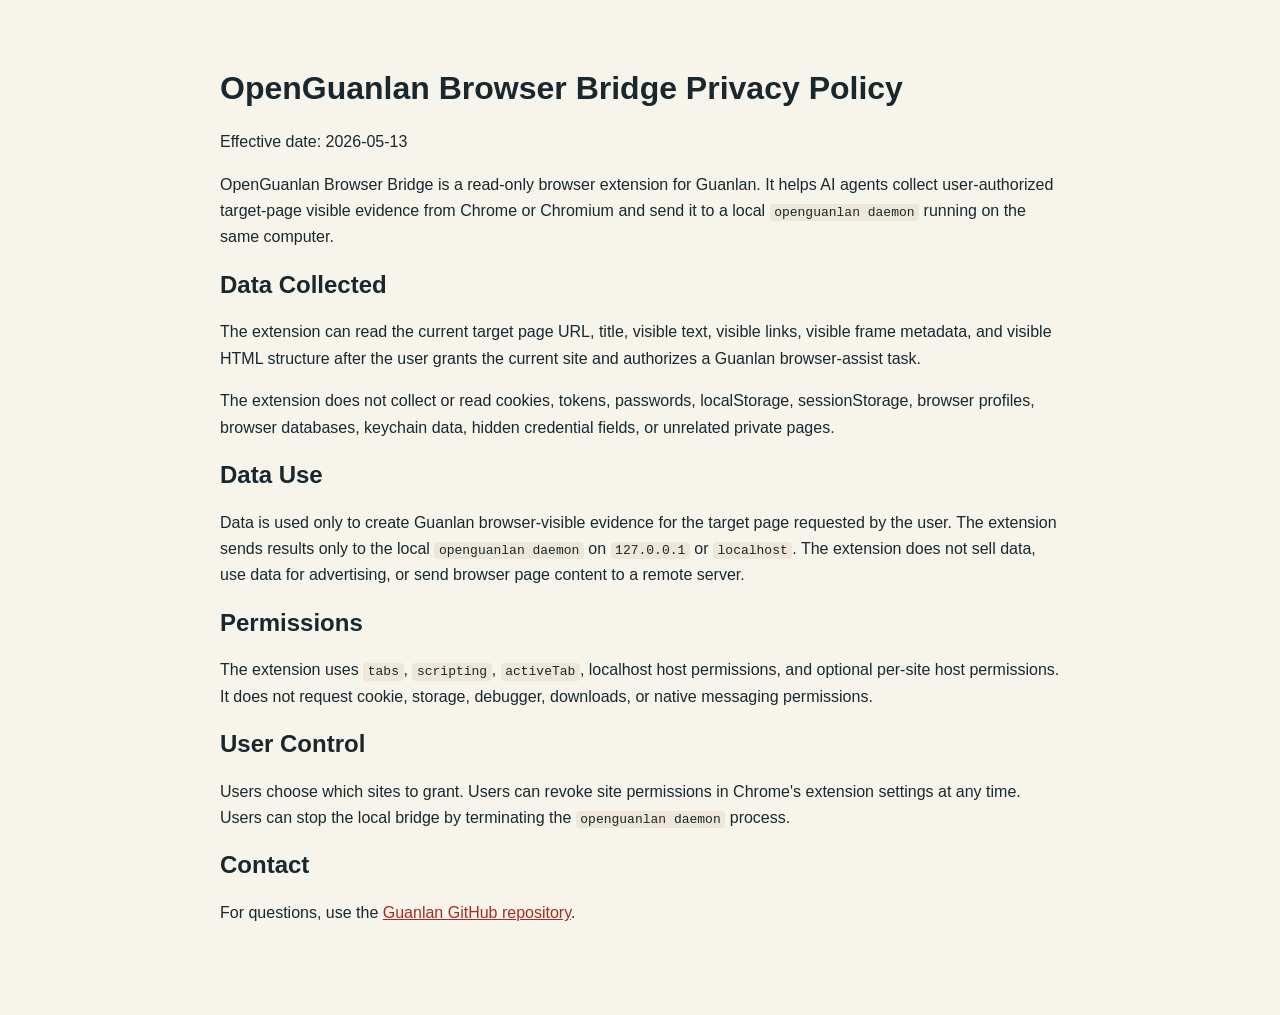
<file: website/openguanlan-browser-bridge-privacy.html>
<!doctype html>
<html lang="en">
  <head>
    <meta charset="utf-8" />
    <meta name="viewport" content="width=device-width, initial-scale=1" />
    <title>OpenGuanlan Browser Bridge Privacy Policy</title>
    <style>
      body {
        max-width: 840px;
        margin: 0 auto;
        padding: 48px 20px 72px;
        font-family: -apple-system, BlinkMacSystemFont, "Segoe UI", sans-serif;
        color: #18282d;
        background: #f7f4ec;
        line-height: 1.65;
      }
      h1, h2 {
        line-height: 1.2;
      }
      a {
        color: #a62b22;
      }
      code {
        background: #eee6d8;
        padding: 0.1em 0.35em;
        border-radius: 4px;
      }
    </style>
  </head>
  <body>
    <h1>OpenGuanlan Browser Bridge Privacy Policy</h1>
    <p>Effective date: 2026-05-13</p>
    <p>
      OpenGuanlan Browser Bridge is a read-only browser extension for Guanlan. It
      helps AI agents collect user-authorized target-page visible evidence from
      Chrome or Chromium and send it to a local <code>openguanlan daemon</code>
      running on the same computer.
    </p>

    <h2>Data Collected</h2>
    <p>
      The extension can read the current target page URL, title, visible text,
      visible links, visible frame metadata, and visible HTML structure after the
      user grants the current site and authorizes a Guanlan browser-assist task.
    </p>
    <p>
      The extension does not collect or read cookies, tokens, passwords,
      localStorage, sessionStorage, browser profiles, browser databases, keychain
      data, hidden credential fields, or unrelated private pages.
    </p>

    <h2>Data Use</h2>
    <p>
      Data is used only to create Guanlan browser-visible evidence for the target
      page requested by the user. The extension sends results only to the local
      <code>openguanlan daemon</code> on <code>127.0.0.1</code> or
      <code>localhost</code>. The extension does not sell data, use data for
      advertising, or send browser page content to a remote server.
    </p>

    <h2>Permissions</h2>
    <p>
      The extension uses <code>tabs</code>, <code>scripting</code>,
      <code>activeTab</code>, localhost host permissions, and optional
      per-site host permissions. It does not request cookie, storage, debugger,
      downloads, or native messaging permissions.
    </p>

    <h2>User Control</h2>
    <p>
      Users choose which sites to grant. Users can revoke site permissions in
      Chrome's extension settings at any time. Users can stop the local bridge by
      terminating the <code>openguanlan daemon</code> process.
    </p>

    <h2>Contact</h2>
    <p>
      For questions, use the
      <a href="https://github.com/shenyangs/Guanlan">Guanlan GitHub repository</a>.
    </p>
  </body>
</html>
</file>
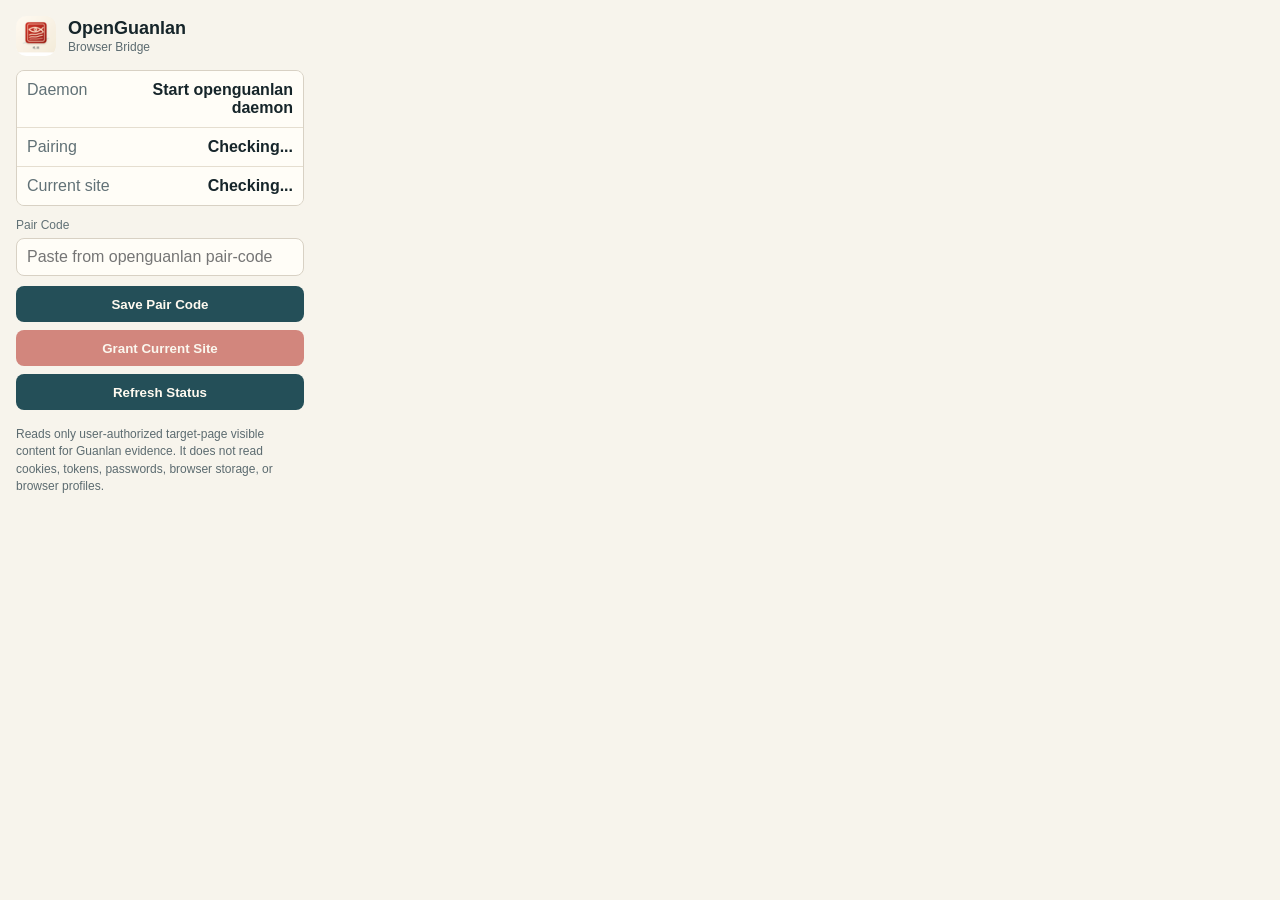
<file: guanlan/browser_bridge/extension/popup.html>
<!doctype html>
<html lang="zh-CN">
  <head>
    <meta charset="utf-8" />
    <meta name="viewport" content="width=device-width, initial-scale=1" />
    <title>OpenGuanlan Browser Bridge</title>
    <link rel="stylesheet" href="popup.css" />
  </head>
  <body>
    <main>
      <header>
        <img src="icons/icon-48.png" alt="" />
        <div>
          <h1>OpenGuanlan</h1>
          <p>Browser Bridge</p>
        </div>
      </header>

      <section class="status">
        <div>
          <span>Daemon</span>
          <strong id="daemon-status">Checking...</strong>
        </div>
        <div>
          <span>Pairing</span>
          <strong id="pairing-status">Checking...</strong>
        </div>
        <div>
          <span>Current site</span>
          <strong id="site-status">Checking...</strong>
        </div>
      </section>

      <label class="pairing" for="pairing-code">
        <span>Pair Code</span>
        <input id="pairing-code" type="password" autocomplete="off" placeholder="Paste from openguanlan pair-code" />
      </label>
      <button id="save-pairing" type="button" class="secondary">Save Pair Code</button>
      <button id="grant-site" type="button">Grant Current Site</button>
      <button id="refresh" type="button" class="secondary">Refresh Status</button>

      <p class="note">
        Reads only user-authorized target-page visible content for Guanlan evidence.
        It does not read cookies, tokens, passwords, browser storage, or browser profiles.
      </p>
    </main>
    <script src="popup.js"></script>
  </body>
</html>
</file>
<file: guanlan/browser_bridge/extension/popup.css>
:root {
  color-scheme: light;
  font-family: -apple-system, BlinkMacSystemFont, "Segoe UI", sans-serif;
  color: #16252a;
  background: #f7f4ec;
}

body {
  width: 320px;
  margin: 0;
  background: #f7f4ec;
}

main {
  padding: 16px;
}

header {
  display: flex;
  align-items: center;
  gap: 12px;
  margin-bottom: 14px;
}

header img {
  width: 40px;
  height: 40px;
  border-radius: 10px;
}

h1 {
  margin: 0;
  font-size: 18px;
  line-height: 1.2;
}

p {
  margin: 0;
}

header p {
  color: #5c6b70;
  font-size: 12px;
}

.status {
  border: 1px solid #d8d1c4;
  border-radius: 8px;
  overflow: hidden;
  margin-bottom: 12px;
}

.status div {
  display: flex;
  justify-content: space-between;
  gap: 12px;
  padding: 10px;
  background: #fffdf7;
}

.status div + div {
  border-top: 1px solid #e5ded0;
}

.status span {
  color: #617176;
}

.status strong {
  text-align: right;
  font-weight: 700;
}

.pairing {
  display: block;
  margin-bottom: 10px;
}

.pairing span {
  display: block;
  margin-bottom: 6px;
  color: #617176;
  font-size: 12px;
}

.pairing input {
  width: 100%;
  box-sizing: border-box;
  min-height: 38px;
  border: 1px solid #d8d1c4;
  border-radius: 8px;
  background: #fffdf7;
  color: #16252a;
  padding: 0 10px;
  font: inherit;
}

button {
  width: 100%;
  min-height: 36px;
  border: 0;
  border-radius: 8px;
  background: #b42d24;
  color: #fffaf0;
  font-weight: 700;
  cursor: pointer;
  margin-bottom: 8px;
}

button.secondary {
  background: #244f58;
}

button:disabled {
  opacity: 0.55;
  cursor: default;
}

.note {
  margin-top: 8px;
  color: #5c6b70;
  font-size: 12px;
  line-height: 1.45;
}
</file>
